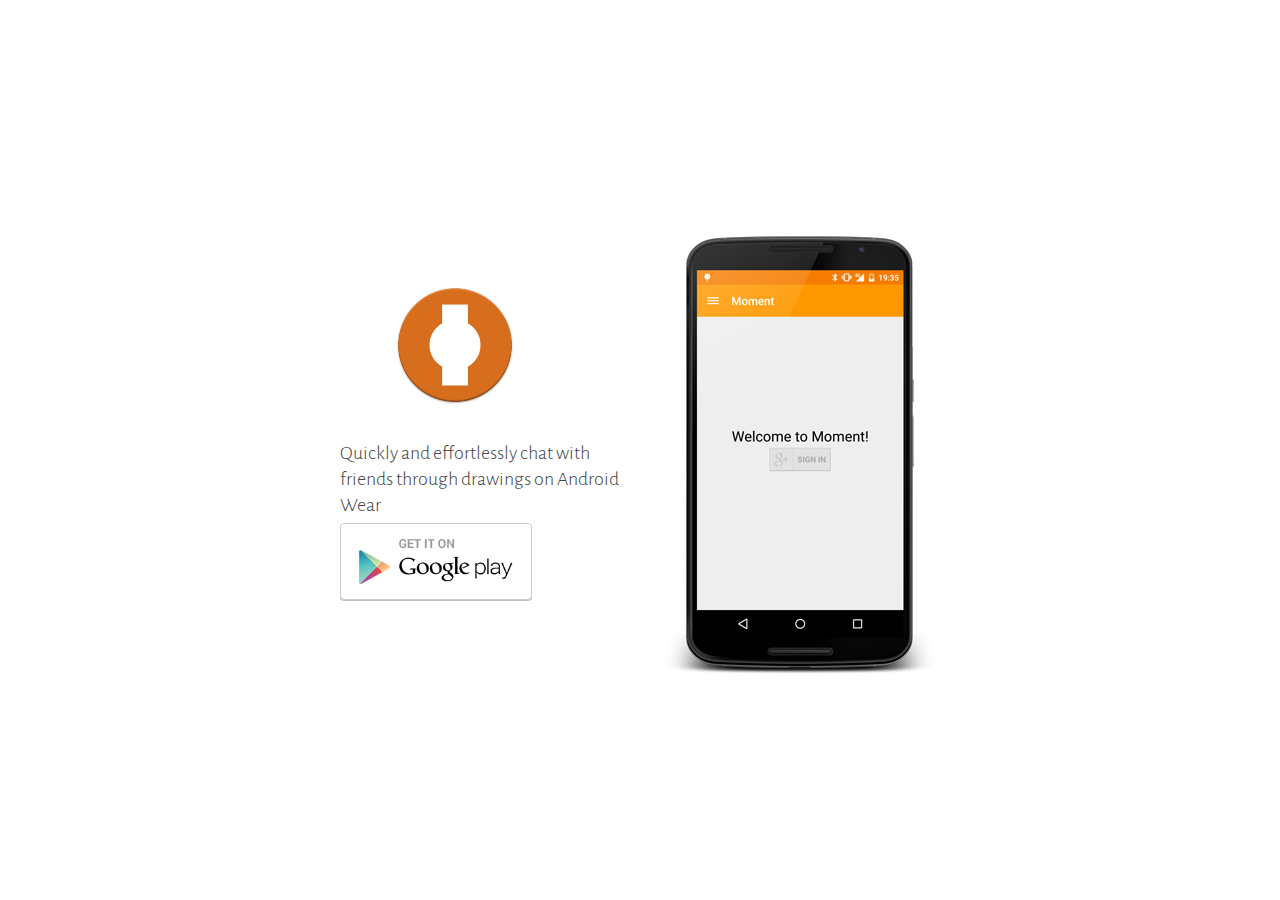
<file: apps/moment/index.html>
<!DOCTYPE html>
<html>
<!--
  Copyright 2015 MainThread.Technology

  Licensed under the Apache License, Version 2.0 (the "License");
  you may not use this file except in compliance with the License.
  You may obtain a copy of the License at

      http://www.apache.org/licenses/LICENSE-2.0

  Unless required by applicable law or agreed to in writing, software
  distributed under the License is distributed on an "AS IS" BASIS,
  WITHOUT WARRANTIES OR CONDITIONS OF ANY KIND, either express or implied.
  See the License for the specific language governing permissions and
  limitations under the License.
-->
<head>
    <meta charset="utf-8" />

    <title>Moment</title>

    <meta name="description" content="Moment for Android Wear" />

    <meta name="viewport" content="width=device-width, initial-scale=1, maximum-scale=1, user-scalable=0" />

    <link rel="stylesheet" href="https://fonts.googleapis.com/css?family=Alegreya+Sans:300" />
    <link rel="stylesheet" href="http://yui.yahooapis.com/2.8.0r4/build/reset/reset-min.css" />
    <link rel="stylesheet" href="style.css" />

    <link rel="icon" type="image/png" href="images/icon.png" />
</head>
<body>
<div id="container">

    <div id="logo">&nbsp;</div>

    <div id="text">
        <p>Quickly and effortlessly chat with friends through drawings on Android Wear</p>
    </div>

    <a id="playlink" href="https://play.google.com/store/apps/details?id=technology.mainthread.apps.moment">&nbsp;</a>

    <div id="device-frame">&nbsp;</div>

</div>
</body>
</html>
</file>
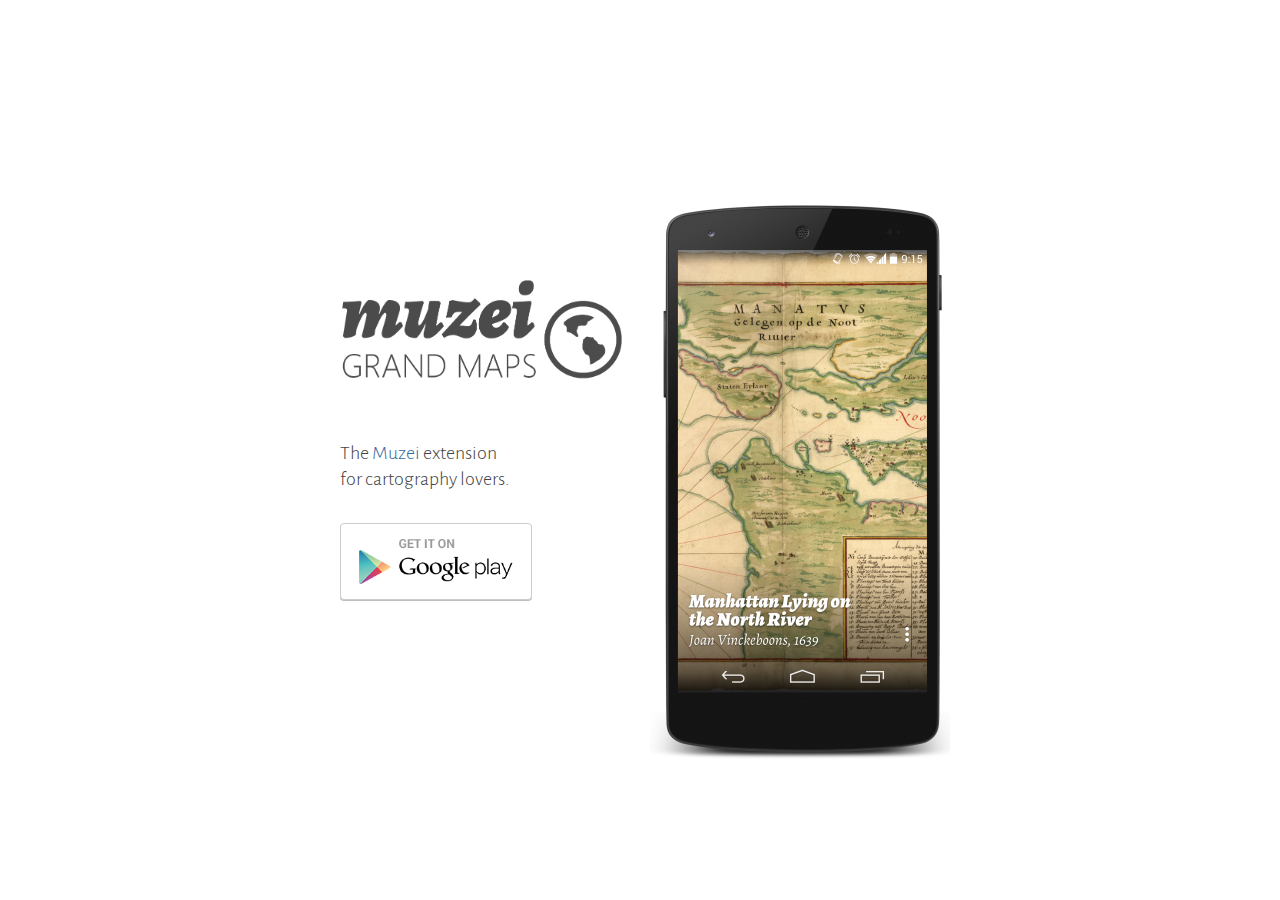
<file: public/apps/grandmaps/index.html>
<!DOCTYPE html>
<html>
<!--
  Copyright 2014 MainThread.Technology

  Licensed under the Apache License, Version 2.0 (the "License");
  you may not use this file except in compliance with the License.
  You may obtain a copy of the License at

      http://www.apache.org/licenses/LICENSE-2.0

  Unless required by applicable law or agreed to in writing, software
  distributed under the License is distributed on an "AS IS" BASIS,
  WITHOUT WARRANTIES OR CONDITIONS OF ANY KIND, either express or implied.
  See the License for the specific language governing permissions and
  limitations under the License.

  Inspired by and based off https://www.muzei.co.
-->
<head>
    <meta charset="utf-8" />

    <title>Grand Maps for Muzei</title>

    <meta name="description" content="Grand Maps, a Muzei Extension, for the cartographer in you. Exclusively on Android." />

    <meta name="viewport" content="width=device-width, initial-scale=1, maximum-scale=1, user-scalable=0" />

    <link rel="stylesheet" href="https://fonts.googleapis.com/css?family=Alegreya+Sans:300" />
    <link rel="stylesheet" href="http://yui.yahooapis.com/2.8.0r4/build/reset/reset-min.css" />
    <link rel="stylesheet" href="style.css" />

    <link rel="icon" type="image/png" href="images/icon.png" />
</head>
<body>
<div id="container">

    <div id="logo">&nbsp;</div>

    <div id="text">
        <p>The&nbsp;<a href="http://get.muzei.co/">Muzei</a>&nbsp;extension for&nbsp;cartography&nbsp;lovers.</p>
    </div>

    <a id="playlink" href="https://play.google.com/store/apps/details?id=technology.mainthread.apps.grandmaps">&nbsp;</a>

    <div id="device-frame">&nbsp;</div>

</div>
</body>
</html>
</file>
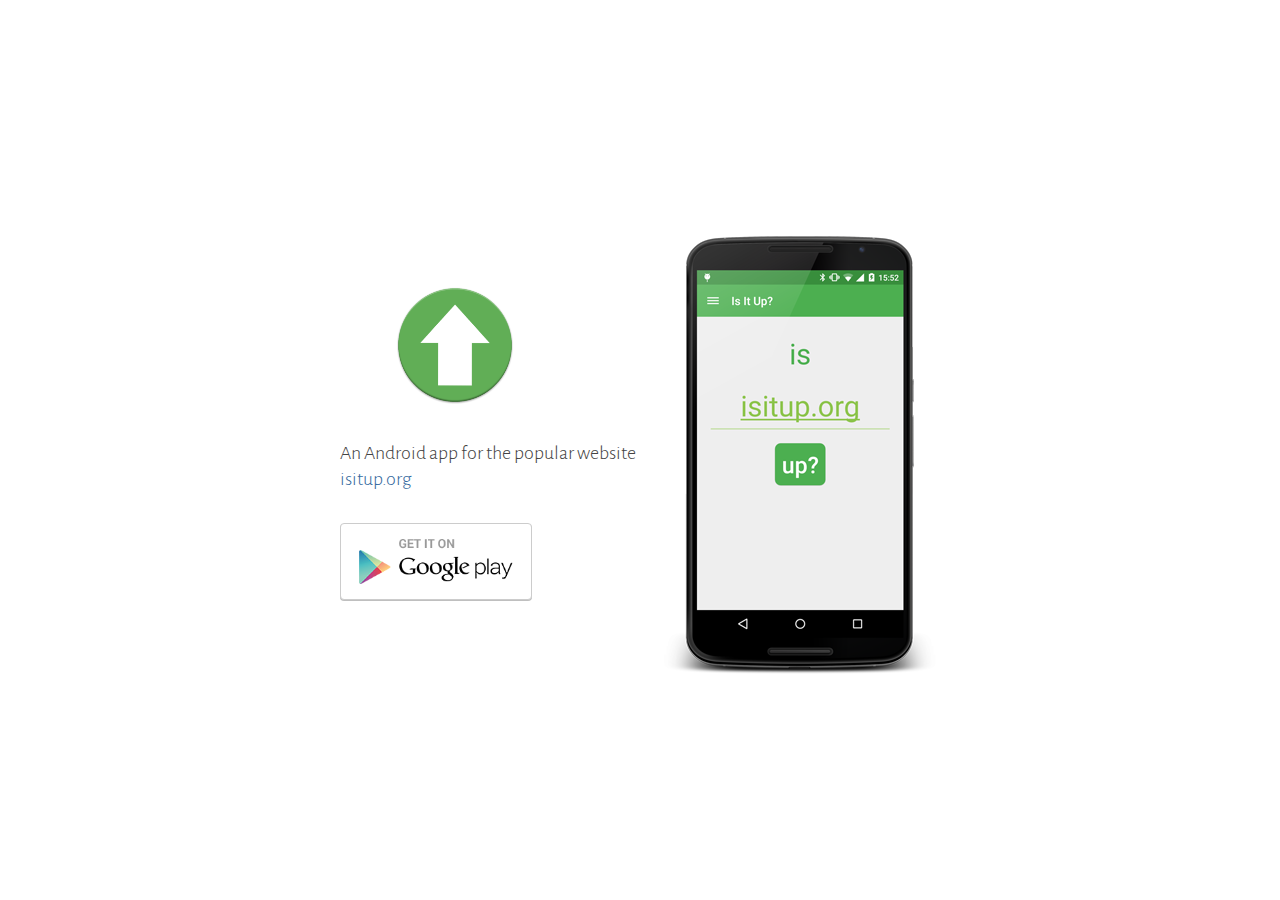
<file: public/apps/isitup/index.html>
<!DOCTYPE html>
<html>
<!--
  Copyright 2015 MainThread.Technology

  Licensed under the Apache License, Version 2.0 (the "License");
  you may not use this file except in compliance with the License.
  You may obtain a copy of the License at

      http://www.apache.org/licenses/LICENSE-2.0

  Unless required by applicable law or agreed to in writing, software
  distributed under the License is distributed on an "AS IS" BASIS,
  WITHOUT WARRANTIES OR CONDITIONS OF ANY KIND, either express or implied.
  See the License for the specific language governing permissions and
  limitations under the License.
-->
<head>
    <meta charset="utf-8" />

    <title>Is it up? for Android</title>

    <meta name="description" content="Is it up? A checker of the internet. Exclusively on Android." />

    <meta name="viewport" content="width=device-width, initial-scale=1, maximum-scale=1, user-scalable=0" />

    <link rel="stylesheet" href="https://fonts.googleapis.com/css?family=Alegreya+Sans:300" />
    <link rel="stylesheet" href="http://yui.yahooapis.com/2.8.0r4/build/reset/reset-min.css" />
    <link rel="stylesheet" href="style.css" />

    <link rel="icon" type="image/png" href="images/icon.png" />
</head>
<body>
<div id="container">

    <div id="logo">&nbsp;</div>

    <div id="text">
        <p>An Android app for the popular website <a href="https://isitup.org" target="_blank" >isitup.org</a></p>
    </div>

    <a id="playlink" href="https://play.google.com/store/apps/details?id=technology.mainthread.apps.isitup">&nbsp;</a>

    <div id="device-frame">&nbsp;</div>

</div>
</body>
</html>
</file>
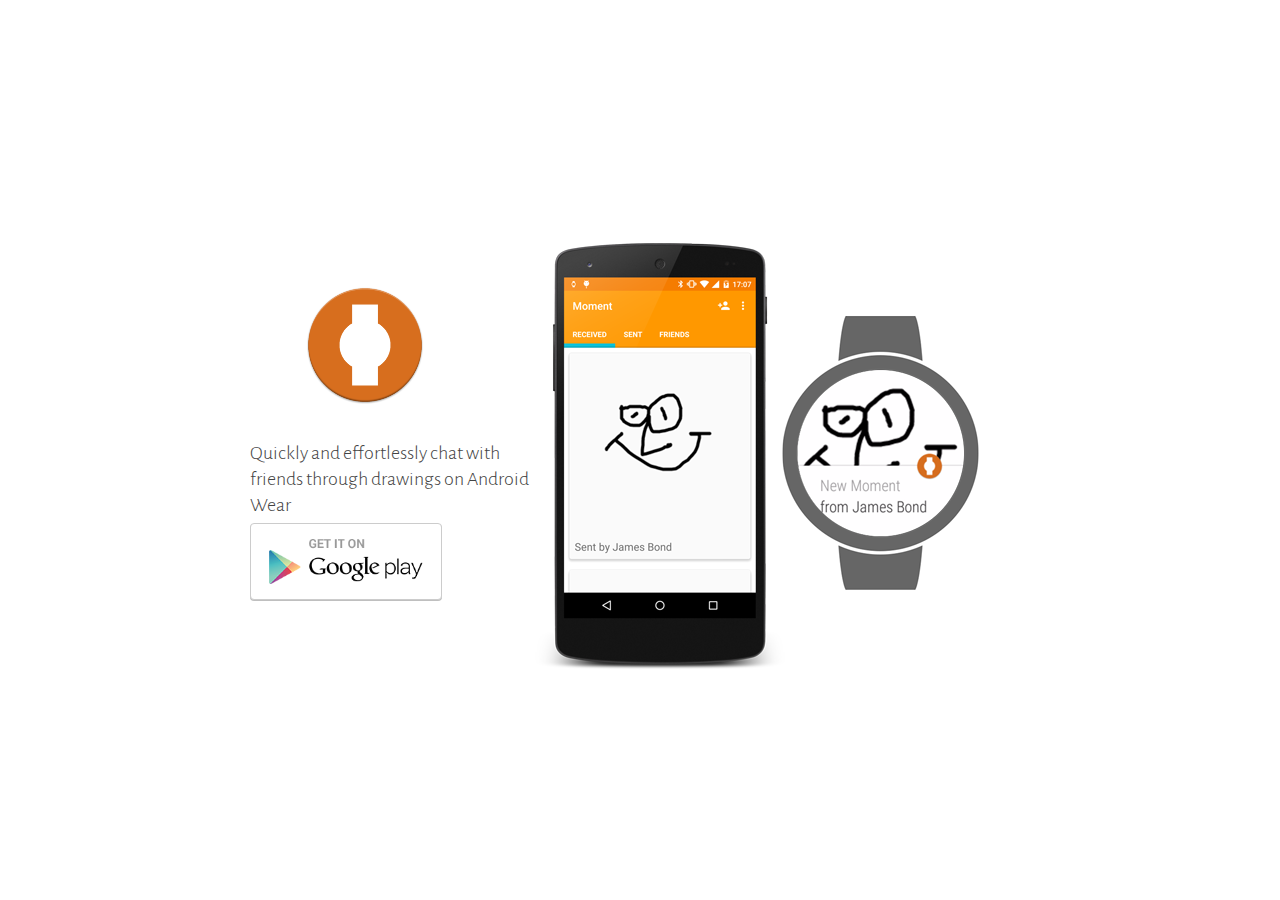
<file: public/apps/moment/index.html>
<!DOCTYPE html>
<html>
<!--
  Copyright 2015 MainThread.Technology

  Licensed under the Apache License, Version 2.0 (the "License");
  you may not use this file except in compliance with the License.
  You may obtain a copy of the License at

      http://www.apache.org/licenses/LICENSE-2.0

  Unless required by applicable law or agreed to in writing, software
  distributed under the License is distributed on an "AS IS" BASIS,
  WITHOUT WARRANTIES OR CONDITIONS OF ANY KIND, either express or implied.
  See the License for the specific language governing permissions and
  limitations under the License.
-->
<head>
    <meta charset="utf-8" />

    <title>Moment</title>

    <meta name="description" content="Moment for Android Wear" />

    <meta name="viewport" content="width=device-width, initial-scale=1, maximum-scale=1, user-scalable=0" />

    <link rel="stylesheet" href="https://fonts.googleapis.com/css?family=Alegreya+Sans:300" />
    <link rel="stylesheet" href="http://yui.yahooapis.com/2.8.0r4/build/reset/reset-min.css" />
    <link rel="stylesheet" href="style.css" />

    <link rel="icon" type="image/png" href="images/icon.png" />
</head>
<body>
<div id="container">

    <div id="logo">&nbsp;</div>

    <div id="text">
        <p>Quickly and effortlessly chat with friends through drawings on Android Wear</p>
    </div>

    <a id="playlink" href="https://play.google.com/store/apps/details?id=technology.mainthread.apps.moment">&nbsp;</a>

    <div id="device-frame">&nbsp;</div>

    <div id="wear-frame">&nbsp;</div>

</div>
</body>
</html>
</file>
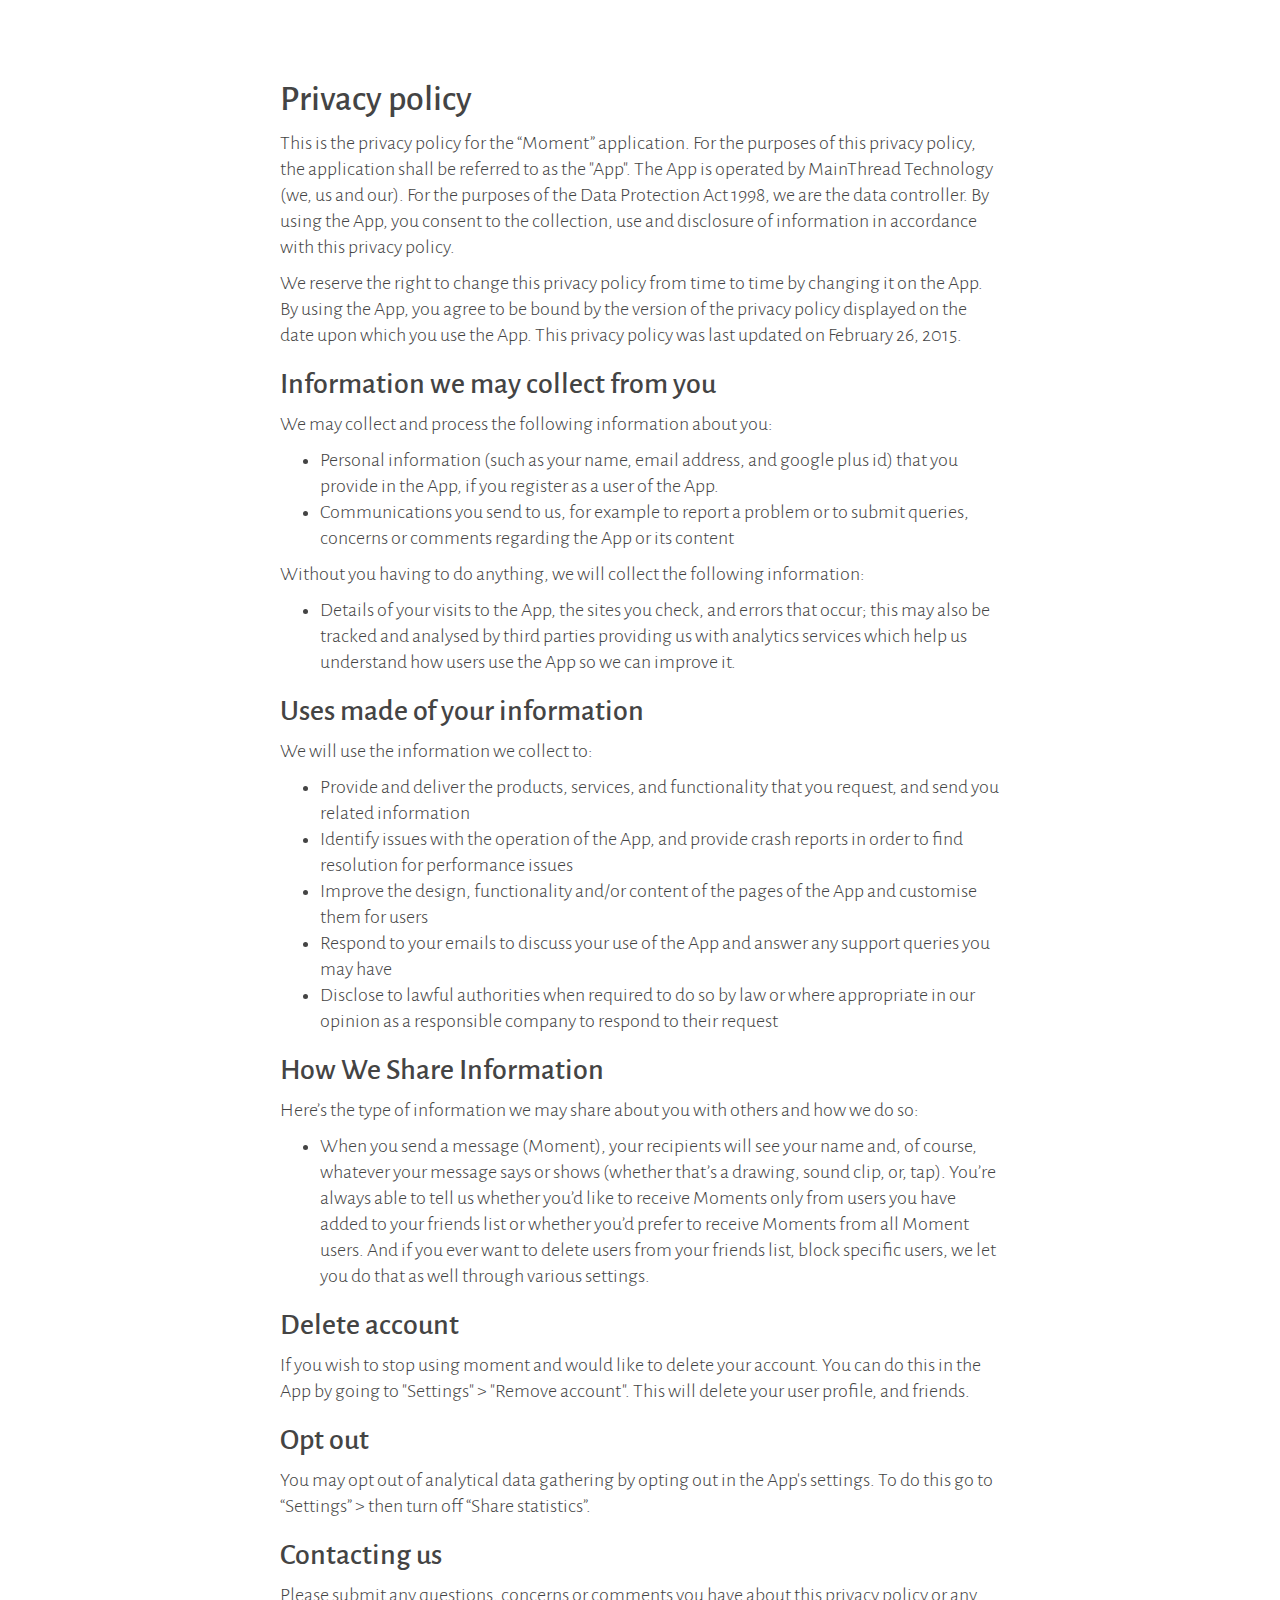
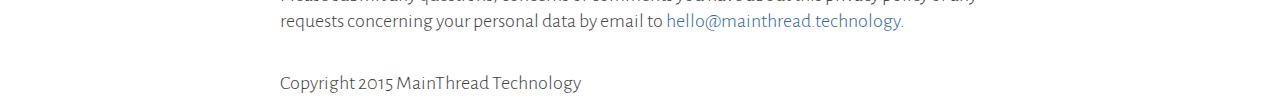
<file: apps/moment/privacy.html>
<!DOCTYPE html>
<html>
<!--
  Copyright 2015 MainThread.Technology

  Licensed under the Apache License, Version 2.0 (the "License");
  you may not use this file except in compliance with the License.
  You may obtain a copy of the License at

      http://www.apache.org/licenses/LICENSE-2.0

  Unless required by applicable law or agreed to in writing, software
  distributed under the License is distributed on an "AS IS" BASIS,
  WITHOUT WARRANTIES OR CONDITIONS OF ANY KIND, either express or implied.
  See the License for the specific language governing permissions and
  limitations under the License.
-->
<head>
    <meta charset="utf-8" />

    <title>Moment - Privacy policy</title>

    <meta name="description" content="Moment - Privacy policy" />

    <meta name="viewport" content="width=device-width, initial-scale=1" />

    <link rel="stylesheet" href="https://fonts.googleapis.com/css?family=Alegreya+Sans:300" />
    <link rel="stylesheet" href="http://maxcdn.bootstrapcdn.com/bootstrap/3.3.2/css/bootstrap.min.css" />
    <style>
      .container {
        max-width: 750px;
      }

      #privacy {
          margin-top: 80px;

          color: #444;
          font-family: "Alegreya Sans";
          font-size: 20px;
          font-weight: 300;
          line-height: 26px;
      }
        #privacy a {
            color: #356AA0;
            text-decoration: none;
        }
    </style>
</head>
<body>
<div class="container">
    <div id="privacy" >
      <h1>Privacy policy</h1>
      <p>This is the privacy policy for the “Moment” application. For the purposes of this privacy policy, the application shall be referred to as the "App".
        The App is operated by MainThread Technology (we, us and our). For the purposes of the Data Protection Act 1998, we are the data controller.
      By using the App, you consent to the collection, use and disclosure of information in accordance with this privacy policy.</p>
      <p>We reserve the right to change this privacy policy from time to time by changing it on the App.
        By using the App, you agree to be bound by the version of the privacy policy displayed on the date upon which you use the App.
        This privacy policy was last updated on February 26, 2015.</p>

      <h2>Information we may collect from you</h2>
      <p>We may collect and process the following information about you:</p>
      <ul>
        <li>Personal information (such as your name, email address, and google plus id) that you provide in the App, if you register as a user of the App.</li>
        <li>Communications you send to us, for example to report a problem or to submit queries, concerns or comments regarding the App or its content</li>
      </ul>

      <p>Without you having to do anything, we will collect the following information:</p>
      <ul>
        <li>Details of your visits to the App, the sites you check, and errors that occur; this may also be tracked and analysed by third parties providing us with analytics services which help us understand how users use the App so we can improve it.</li>
      </ul>

      <h2>Uses made of your information</h2>
      <p>We will use the information we collect to:</p>

      <ul>
        <li>Provide and deliver the products, services, and functionality that you request, and send you related information</li>
        <li>Identify issues with the operation of the App, and provide crash reports in order to find resolution for performance issues</li>
        <li>Improve the design, functionality and/or content of the pages of the App and customise them for users</li>
        <li>Respond to your emails to discuss your use of the App and answer any support queries you may have</li>
        <li>Disclose to lawful authorities when required to do so by law or where appropriate in our opinion as a responsible company to respond to their request</li>
      </ul>

      <h2>How We Share Information</h2>
      <p>Here’s the type of information we may share about you with others and how we do so:<p/>

      <ul>
        <li>When you send a message (Moment), your recipients will see your name and, of course,
        whatever your message says or shows (whether that’s a drawing, sound clip, or, tap).
        You’re always able to tell us whether you’d like to receive Moments only from users you have
        added to your friends list or whether you’d prefer to receive Moments from all Moment users.
        And if you ever want to delete users from your friends list, block specific users,
        we let you do that as well through various settings.</li>
      </ul>

      <h2>Delete account</h2>
      <p>If you wish to stop using moment and would like to delete your account. You can do this in the App by going to "Settings" > "Remove account". This will delete your user profile, and friends.</p>

      <h2>Opt out</h2>
      <p>You may opt out of analytical data gathering by opting out in the App's settings. To do this go to “Settings” > then turn off “Share statistics”.</p>

      <h2>Contacting us</h2>
      <p>Please submit any questions, concerns or comments you have about this privacy policy or any requests concerning your personal data by email to <a href="mailto:hello@mainthread.technology" target="_blank">hello@mainthread.technology</a>.</p>

      <br />
      <p>Copyright 2015 MainThread Technology</p>
    </div>
</div>
</body>
</html>
</file>
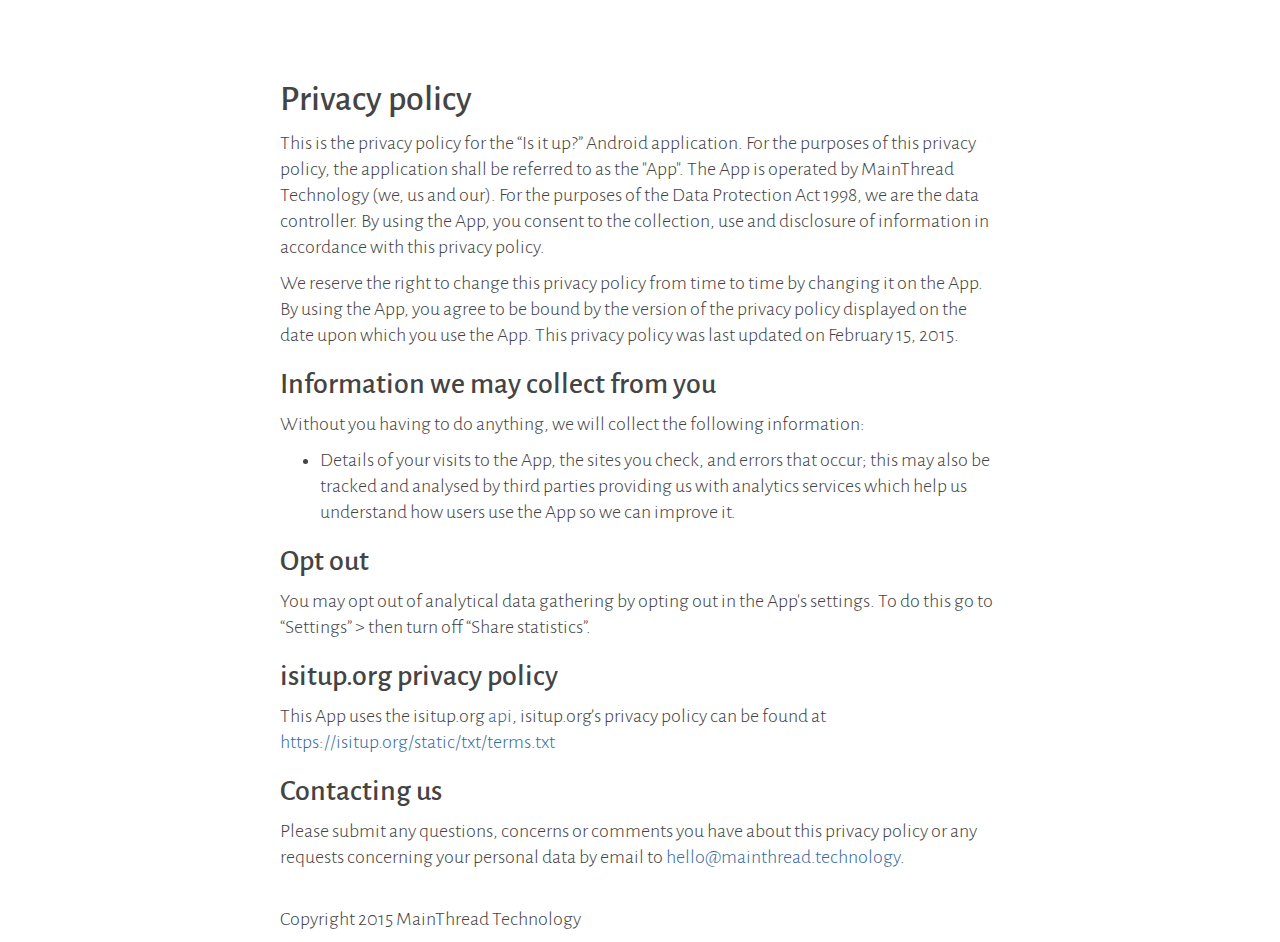
<file: public/apps/isitup/privacy.html>
<!DOCTYPE html>
<html>
<!--
  Copyright 2015 MainThread.Technology

  Licensed under the Apache License, Version 2.0 (the "License");
  you may not use this file except in compliance with the License.
  You may obtain a copy of the License at

      http://www.apache.org/licenses/LICENSE-2.0

  Unless required by applicable law or agreed to in writing, software
  distributed under the License is distributed on an "AS IS" BASIS,
  WITHOUT WARRANTIES OR CONDITIONS OF ANY KIND, either express or implied.
  See the License for the specific language governing permissions and
  limitations under the License.
-->
<head>
    <meta charset="utf-8" />

    <title>Is it up? - Privacy policy</title>

    <meta name="description" content="Is it up? - Privacy policy" />

    <meta name="viewport" content="width=device-width, initial-scale=1" />

    <link rel="stylesheet" href="https://fonts.googleapis.com/css?family=Alegreya+Sans:300" />
    <link rel="stylesheet" href="http://maxcdn.bootstrapcdn.com/bootstrap/3.3.2/css/bootstrap.min.css" />
    <style>
      .container {
        max-width: 750px;
      }

      #privacy {
          margin-top: 80px;

          color: #444;
          font-family: "Alegreya Sans";
          font-size: 20px;
          font-weight: 300;
          line-height: 26px;
      }
        #privacy a {
            color: #356AA0;
            text-decoration: none;
        }
    </style>
</head>
<body>
<div class="container">
    <div id="privacy" >
      <h1>Privacy policy</h1>
      <p>This is the privacy policy for the “Is it up?” Android application. For the purposes of this privacy policy, the application shall be referred to as the "App".
        The App is operated by MainThread Technology (we, us and our). For the purposes of the Data Protection Act 1998, we are the data controller.
      By using the App, you consent to the collection, use and disclosure of information in accordance with this privacy policy.</p>
      <p>We reserve the right to change this privacy policy from time to time by changing it on the App.
        By using the App, you agree to be bound by the version of the privacy policy displayed on the date upon which you use the App.
        This privacy policy was last updated on February 15, 2015.</p>

      <h2>Information we may collect from you</h2>
      <p>Without you having to do anything, we will collect the following information:</p>
      <ul>
        <li>Details of your visits to the App, the sites you check, and errors that occur; this may also be tracked and analysed by third parties providing us with analytics services which help us understand how users use the App so we can improve it.</li>
      </ul>

      <h2>Opt out</h2>
      <p>You may opt out of analytical data gathering by opting out in the App's settings. To do this go to “Settings” > then turn off “Share statistics”.</p>

      <h2>isitup.org privacy policy</h2>
      <p>This App uses the isitup.org <a href="https://isitup.org/api/api.html" target="_blank">api</a>, isitup.org’s privacy policy can be found at <a href="https://isitup.org/static/txt/terms.txt" target="_blank">https://isitup.org/static/txt/terms.txt</a></p>

      <h2>Contacting us</h2>
      <p>Please submit any questions, concerns or comments you have about this privacy policy or any requests concerning your personal data by email to <a href="mailto:hello@mainthread.technology" target="_blank">hello@mainthread.technology</a>.</p>

      <br />
      <p>Copyright 2015 MainThread Technology</p>
    </div>
</div>
</body>
</html>
</file>
<file: apps/moment/style.css>
/**
 * Copyright 2014 Google Inc.
 *
 * Licensed under the Apache License, Version 2.0 (the "License");
 * you may not use this file except in compliance with the License.
 * You may obtain a copy of the License at
 *
 *     http://www.apache.org/licenses/LICENSE-2.0
 *
 * Unless required by applicable law or agreed to in writing, software
 * distributed under the License is distributed on an "AS IS" BASIS,
 * WITHOUT WARRANTIES OR CONDITIONS OF ANY KIND, either express or implied.
 * See the License for the specific language governing permissions and
 * limitations under the License.
 */

html, body {
    height: 100%;

    margin: 0;
}

body {
    display: flex;

    align-items: center;
    justify-content: center;

    min-height: 520px;
    min-width: 760px;

    background-color: #fff;
}

#container {
    position: relative;

    height: 500px;
    width: 600px;
}

#logo {
    position: absolute;
    top: 80px;
    left: 50px;

    height: 130px;
    width: 130px;

    background-image: url("images/logo.png");
    background-repeat: no-repeat;
    background-size: contain;
}

#text {
    position: absolute;
    top: 220px;

    width: 300px;

    color: #444;
    font-family: "Alegreya Sans";
    font-size: 20px;
    font-weight: 300;
    line-height: 26px;
}

    #text a {
        color: #356AA0;
        text-decoration: none;
    }

#playlink {
    position: absolute;
    bottom: 100px;

    width: 150px;
    height: 45px;

    padding: 15px 20px;

    border: 1px solid #ccc;
    border-radius: 4px;

    box-shadow: 0 1px 0px rgba(0,0,0,0.25);

    text-decoration: none;

    background-color: #fff;
    background-image: url("../images/onplay.png");
    background-origin: content-box;
    background-position: 50% 0%;
    background-repeat: no-repeat;
    background-size: cover;
}

    #playlink:hover {
        background-position: 50% 100%;
        background-color: #eee;
    }

    #playlink:active {
        bottom: 99px;
        box-shadow: 0 0 0;
    }

#device-frame {
    position: absolute;
    right: -10px;

    height: 504px;
    width: 300px;

    background-image: url("images/preview_framed.png");
    background-repeat: no-repeat;
}
</file>
<file: public/apps/grandmaps/style.css>
/**
 * Copyright 2014 Google Inc.
 *
 * Licensed under the Apache License, Version 2.0 (the "License");
 * you may not use this file except in compliance with the License.
 * You may obtain a copy of the License at
 *
 *     http://www.apache.org/licenses/LICENSE-2.0
 *
 * Unless required by applicable law or agreed to in writing, software
 * distributed under the License is distributed on an "AS IS" BASIS,
 * WITHOUT WARRANTIES OR CONDITIONS OF ANY KIND, either express or implied.
 * See the License for the specific language governing permissions and
 * limitations under the License.
 */

html, body {
    height: 100%;

    margin: 0;
}

body {
    display: flex;

    align-items: center;
    justify-content: center;

    min-height: 520px;
    min-width: 760px;

    background-color: #fff;
}

#container {
    position: relative;

    height: 500px;
    width: 600px;
}

#logo {
    position: absolute;
    top: 80px;

    height: 100px;
    width: 300px;

    opacity: 0.7;

    background-image: url("images/muzei_grandmaps.png");
    background-position: left;
    background-repeat: no-repeat;
    background-size: contain;
}

#text {
    position: absolute;
    top: 220px;

    width: 300px;

    color: #444;
    font-family: "Alegreya Sans";
    font-size: 20px;
    font-weight: 300;
    line-height: 26px;
}

    #text a {
        color: #356AA0;
        text-decoration: none;
    }

#playlink {
    position: absolute;
    bottom: 100px;

    width: 150px;
    height: 45px;

    padding: 15px 20px;

    border: 1px solid #ccc;
    border-radius: 4px;

    box-shadow: 0 1px 0px rgba(0,0,0,0.25);

    text-decoration: none;

    background-color: #fff;
    background-image: url("../images/onplay.png");
    background-origin: content-box;
    background-position: 50% 0%;
    background-repeat: no-repeat;
    background-size: cover;
}

    #playlink:hover {
        background-position: 50% 100%;
        background-color: #eee;
    }

    #playlink:active {
        bottom: 99px;
        box-shadow: 0 0 0;
    }

#device-frame {
    position: absolute;
    right: -10px;

    height: 562px;
    width: 300px;

    background-image: url("images/preview_framed.png");
    background-repeat: no-repeat;
}
</file>
<file: public/apps/isitup/style.css>
/**
 * Copyright 2014 Google Inc.
 *
 * Licensed under the Apache License, Version 2.0 (the "License");
 * you may not use this file except in compliance with the License.
 * You may obtain a copy of the License at
 *
 *     http://www.apache.org/licenses/LICENSE-2.0
 *
 * Unless required by applicable law or agreed to in writing, software
 * distributed under the License is distributed on an "AS IS" BASIS,
 * WITHOUT WARRANTIES OR CONDITIONS OF ANY KIND, either express or implied.
 * See the License for the specific language governing permissions and
 * limitations under the License.
 */

html, body {
    height: 100%;

    margin: 0;
}

body {
    display: flex;

    align-items: center;
    justify-content: center;

    min-height: 520px;
    min-width: 760px;

    background-color: #fff;
}

#container {
    position: relative;

    height: 500px;
    width: 600px;
}

#logo {
    position: absolute;
    top: 80px;
    left: 50px;

    height: 130px;
    width: 130px;

    background-image: url("images/logo.png");
    background-repeat: no-repeat;
    background-size: contain;
}

#text {
    position: absolute;
    top: 220px;

    width: 300px;

    color: #444;
    font-family: "Alegreya Sans";
    font-size: 20px;
    font-weight: 300;
    line-height: 26px;
}

    #text a {
        color: #356AA0;
        text-decoration: none;
    }

#playlink {
    position: absolute;
    bottom: 100px;

    width: 150px;
    height: 45px;

    padding: 15px 20px;

    border: 1px solid #ccc;
    border-radius: 4px;

    box-shadow: 0 1px 0px rgba(0,0,0,0.25);

    text-decoration: none;

    background-color: #fff;
    background-image: url("../images/onplay.png");
    background-origin: content-box;
    background-position: 50% 0%;
    background-repeat: no-repeat;
    background-size: cover;
}

    #playlink:hover {
        background-position: 50% 100%;
        background-color: #eee;
    }

    #playlink:active {
        bottom: 99px;
        box-shadow: 0 0 0;
    }

#device-frame {
    position: absolute;
    right: -10px;

    height: 504px;
    width: 300px;

    background-image: url("images/preview_framed.png");
    background-repeat: no-repeat;
}
</file>
<file: public/apps/moment/style.css>
/**
 * Copyright 2014 Google Inc.
 *
 * Licensed under the Apache License, Version 2.0 (the "License");
 * you may not use this file except in compliance with the License.
 * You may obtain a copy of the License at
 *
 *     http://www.apache.org/licenses/LICENSE-2.0
 *
 * Unless required by applicable law or agreed to in writing, software
 * distributed under the License is distributed on an "AS IS" BASIS,
 * WITHOUT WARRANTIES OR CONDITIONS OF ANY KIND, either express or implied.
 * See the License for the specific language governing permissions and
 * limitations under the License.
 */

html, body {
    height: 100%;

    margin: 0;
}

body {
    display: flex;

    align-items: center;
    justify-content: center;

    min-height: 520px;
    min-width: 900px;

    background-color: #fff;
}

#container {
    position: relative;

    height: 500px;
    width: 780px;
}

#logo {
    position: absolute;
    top: 80px;
    left: 50px;

    height: 130px;
    width: 130px;

    background-image: url("images/logo.png");
    background-repeat: no-repeat;
    background-size: contain;
}

#text {
    position: absolute;
    top: 220px;

    width: 300px;

    color: #444;
    font-family: "Alegreya Sans";
    font-size: 20px;
    font-weight: 300;
    line-height: 26px;
}

    #text a {
        color: #356AA0;
        text-decoration: none;
    }

#playlink {
    position: absolute;
    bottom: 100px;

    width: 150px;
    height: 45px;

    padding: 15px 20px;

    border: 1px solid #ccc;
    border-radius: 4px;

    box-shadow: 0 1px 0px rgba(0,0,0,0.25);

    text-decoration: none;

    background-color: #fff;
    background-image: url("../images/onplay.png");
    background-origin: content-box;
    background-position: 50% 0%;
    background-repeat: no-repeat;
    background-size: cover;
}

    #playlink:hover {
        background-position: 50% 100%;
        background-color: #eee;
    }

    #playlink:active {
        bottom: 99px;
        box-shadow: 0 0 0;
    }

#device-frame {
    position: absolute;
    right: 220px;

    height: 504px;
    width: 300px;

    background-image: url("images/phone-home.png");
    background-repeat: no-repeat;
}

#wear-frame {
    position: absolute;
    right: 00px;
    top: 100px;

    height: 310px;
    width: 300px;

    background-image: url("images/wear-notification.png");
    background-repeat: no-repeat;
}
</file>
